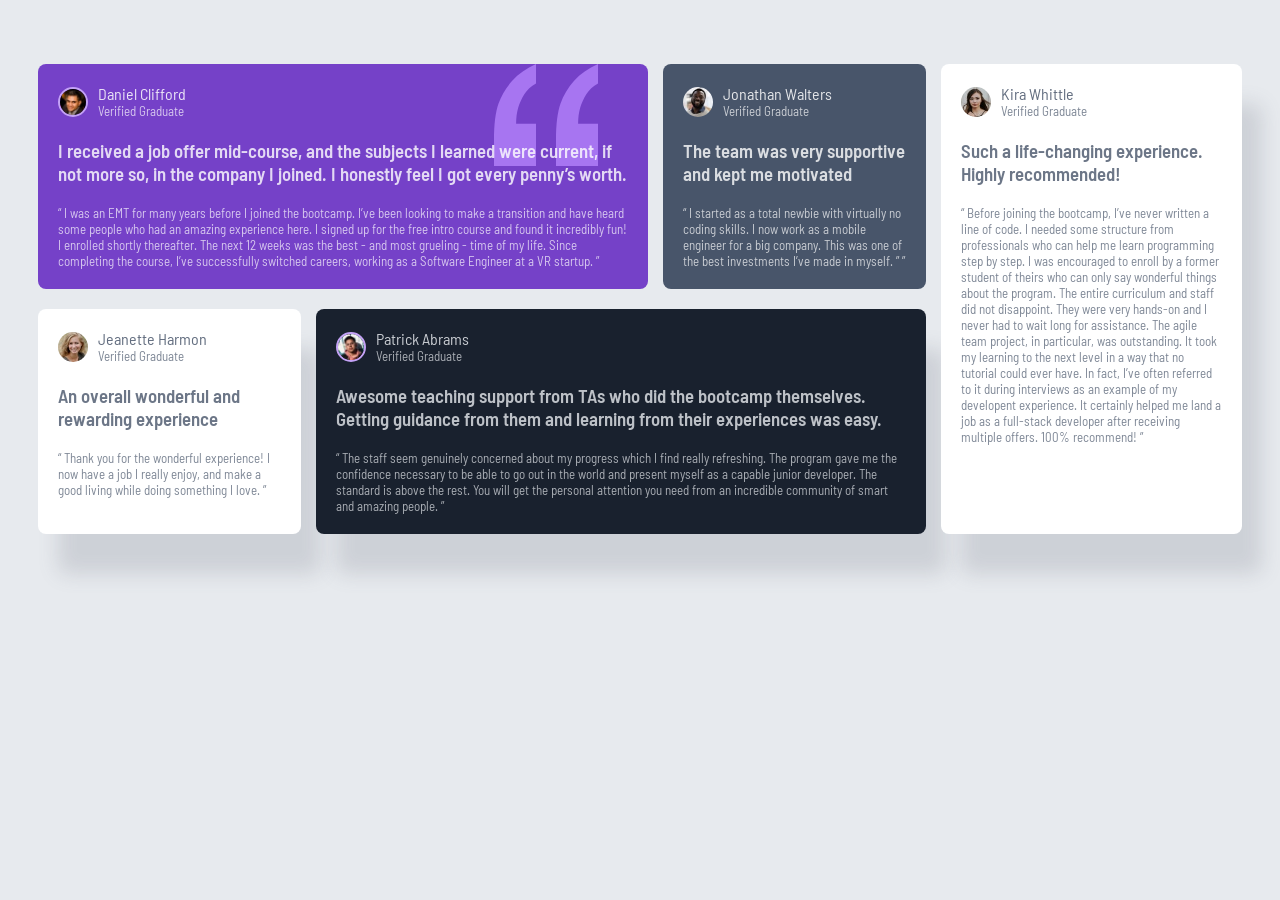
<file: index.html>
<!DOCTYPE html>
<html lang="en">
<head>
  <meta charset="UTF-8">
  <meta name="viewport" content="width=device-width, initial-scale=1.0"> <!-- displays site properly based on user's device -->

  <!-- since favicon-32x32 is in images folder,
       and images folder is in the same directory as
       this html docoment, we need ./ -->
  <link rel="icon" type="image/png" sizes="32x32" href="./testimonials-grid-section-main/images/favicon-32x32.png">
  
  <!-- link external css-->
  <link rel="stylesheet" href="style.css">

  <link rel="stylesheet" href="https://fonts.googleapis.com/css2?family=Barlow+Semi+Condensed:wght@500;600&display=swap">
  <title>Testimonial challenge</title>

</head>
<body>
    <div id="testimonial-grid-container">
        <!-- main container has 3 direct children, top, bottom and right section -->
        <div id="main-left">

            <div id="top">
                <div id="testimonial-1" class="grid-item">
                    <div class="header">
                        <img src="./testimonials-grid-section-main/images/image-daniel.jpg" alt="image of Daniel Clifford" class="image-1">
                        <div class="header-text">
                            <p class="name">Daniel Clifford</p>
                            <p class="opacity">Verified Graduate</p>
                        </div>
                    </div>
                    <img src="./testimonials-grid-section-main/images/bg-pattern-quotation.svg" alt="quotation mark" class="quotation-mark">
                    <h3>I received a job offer mid-course, and the subjects I learned were current, if not more so, 
                        in the company I joined. I honestly feel I got every penny’s worth.</h3>
                    <p class="opacity"> “ I was an EMT for many years before I joined the bootcamp. I’ve been looking to make a 
                        transition and have heard some people who had an amazing experience here. I signed up 
                        for the free intro course and found it incredibly fun! I enrolled shortly thereafter. 
                        The next 12 weeks was the best - and most grueling - time of my life. Since completing 
                        the course, I’ve successfully switched careers, working as a Software Engineer at a VR startup. ”</p>
                </div>
                <div id="testimonial-2" class="grid-item">
                    <div class="header">
                        <img src="./testimonials-grid-section-main/images/image-jonathan.jpg" alt="image of Jonathan Walters" class="image-2">
                        <div class="header-text">
                            <p class="name">Jonathan Walters</p>
                            <p class="opacity">Verified Graduate</p>
                        </div>
                    </div>
                    <h3>The team was very supportive and kept me motivated</h3>
                    <p class="opacity"> “ I started as a total newbie with virtually no coding skills. I now work as a mobile engineer 
                        for a big company. This was one of the best investments I’ve made in myself. ” ”</p>

                </div>
            </div>

            <div id="bottom">
                <div id="testimonial-3" class="grid-item">
                    <div class="header">
                        <img src="./testimonials-grid-section-main/images/image-jeanette.jpg" alt="image of Jeanette Harmon" class="image-3">
                        <div class="header-text">
                            <p class="name">Jeanette Harmon</p>
                            <p class="opacity">Verified Graduate</p> 
                        </div>
                    
                    </div>
                    <h3>An overall wonderful and rewarding experience</h3>
                    <p class="opacity">“ Thank you for the wonderful experience! I now have a job I really enjoy, and make a good living 
                        while doing something I love. ”</p>

                </div>
                <div id="testimonial-4" class="grid-item">
                    <div class="header">
                        <img src="./testimonials-grid-section-main/images/image-patrick.jpg" alt="image of Patrick Abrams" class="image-1">
                        <div class="header-text">
                            <p class="name">Patrick Abrams</p>
                            <p class="opacity">Verified Graduate</p>
                        </div>
                    </div>
                    <h3>Awesome teaching support from TAs who did the bootcamp themselves. Getting guidance from them and 
                        learning from their experiences was easy.</h3>
                    <p class="opacity">“ The staff seem genuinely concerned about my progress which I find really refreshing. The program 
                        gave me the confidence necessary to be able to go out in the world and present myself as a capable 
                        junior developer. The standard is above the rest. You will get the personal attention you need from 
                        an incredible community of smart and amazing people. ”</p>

                </div>
            </div>
        </div>

        <div id="testimonial-5" class="grid-item">
            <div class="header">
                <img src="./testimonials-grid-section-main/images/image-kira.jpg" alt="image of Kira Whittle" class="image-5">
                <div class="header-text">
                    <p class="name">Kira Whittle</p>
                    <p class="opacity">Verified Graduate</p>
                </div>
    
            </div>  
            <h3>Such a life-changing experience. Highly recommended!</h3>
            <p class="opacity"> “ Before joining the bootcamp, I’ve never written a line of code. I needed some structure from 
                        professionals who can help me learn programming step by step. I was encouraged to enroll by a former 
                        student of theirs who can only say wonderful things about the program. The entire curriculum and staff 
                        did not disappoint. They were very hands-on and I never had to wait long for assistance. The agile team 
                        project, in particular, was outstanding. It took my learning to the next level in a way that no tutorial 
                        could ever have. In fact, I’ve often referred to it during interviews as an example of my developent 
                        experience. It certainly helped me land a job as a full-stack developer after receiving multiple offers. 
                        100% recommend! ”</p>
        </div>

    </div>
    
 
</body>
</html>
</file>
<file: style.css>
/* universal selector*/
* {
    box-sizing:border-box;
    margin:0;
    padding:0;
}

body{
    background-color: #e7eaee;
    font-family: "Barlow Semi Condensed", sans-serif;

}

#testimonial-grid-container {
    /* first value is top and bottom, second value is left and right*/
    padding: 5% 3%;
    
}

#testimonial-1 {
    background-color: #7541c8;
    color: #ffffff;

    /* to position the quotation mark, since quatation-mark is a 
       child of testimonail-1 */
    position:relative;
    
    /* make quatation mark appear behind the testimonial, but this element's position must be relative */
    z-index: 0;
}

#testimonial-2 {
    background-color: #48556a;
    color: #ffffff;
}

#testimonial-3 {
    background-color:  #ffffff;   
    color:  #48556a;
}

#testimonial-4 {
    background-color:  #19212e;
    color: #e7eaee;
}

#testimonial-5 {
    background-color: #ffffff;
    color:  #48556a;
}

.grid-item {
    margin-bottom: 20px;
    padding: 20px;
    border-radius: 8px;
}

.header {
    display:flex;
    align-items: center;
    margin-bottom: 20px;
}

.header img, #testimonial-5 img {
    width: 30px;
    height: 30px;
    border-radius: 50%;
    margin-right: 10px;
}

.grid-item h3 {
    margin-bottom: 20px;
}

.grid-item .opacity {
    opacity : 0.7;
    font-size: 13px;
}

.image-1, .image-2, .image-3, .image-4, .image-5 {
    border-radius: 50%;
}

.image-1 {
    border: 2px solid #c4a2f6;
}

h3 {
    opacity: 0.8;
    font-weight: 600;
}

.name {
    opacity: 0.85;
    font-size: 1rem;
}

.quotation-mark{
    position:absolute;  /* will follow the parent's relative position */
    right: 50px;
    top: 0;

    z-index: -1;
}


/* mobile layout first
   if screen expands beyond 375px, then 
   the following rules will be applied
*/
@media (min-width: 375px){
    
    #testimonial-grid-container {
        display: flex;

        /* max-width is based on style-guide
        */
        max-width: 1440px;

        /* first value is top and bottom, second value is left and right 
           to center it on the screen */
        margin: 0 auto;

    }

    #testimonial-5{
        flex-basis: 25%;
        box-shadow: 20px 40px 20px rgba(103, 109, 126, .2);
    }

    #main-left {
        display: flex;
        flex-direction: column;
        flex-basis: 75%;  
    }

    #top, #bottom {
        display: flex;

        /* since flex-direction is column, flex basis splits out vertically*/
        flex-basis: 50%;

        /* we must reserve some space beforehand for space-between to work
           otherwise it won't work */
        /* justify-content: space-between; */
    }

    #testimonial-1, #testimonial-4 {
        flex-basis: 70%;     
    }

    #testimonial-2, #testimonial-3 {
        flex-basis: 30%;
    }

    #main-left .grid-item {
        margin-right: 15px;
    }


    /* image i and image 4 share this properties */
    .image-1 {
        border-radius: 50%;
        border: 2px solid #c4a2f6;
    }

    .grid-item h3 {
        margin-bottom: 20px;
    }

    .header {
        display:flex;
        align-items: center;
        margin-bottom: 20px;
    }

    body{
        background-color: #e7eaee;
        font-family: "Barlow Semi Condensed", sans-serif;
    }

    h3{
        opacity: 0.8;
        font-weight: 600;
    }

    .grid-item .opacity {
        opacity : 0.7;
        font-size: 13px;
    }

    .name {
        opacity: 0.85;
        font-size: 1rem;
    }

    /* since quatation-mark is a child of testimonial-1 */
    #testimonial-1 {
        position:relative;
        /* make quatation mark appear behind the testimonial, but this element's position must be relative */
        z-index: 0;
    }

    .quotation-mark{
        position:absolute;
        right: 50px;
        top: 0;
        z-index: -1;
    }

    #testimonial-3, #testimonial-4 {
        box-shadow: 20px 40px 20px rgba(103, 109, 126, .2);
    }

}
</file>
